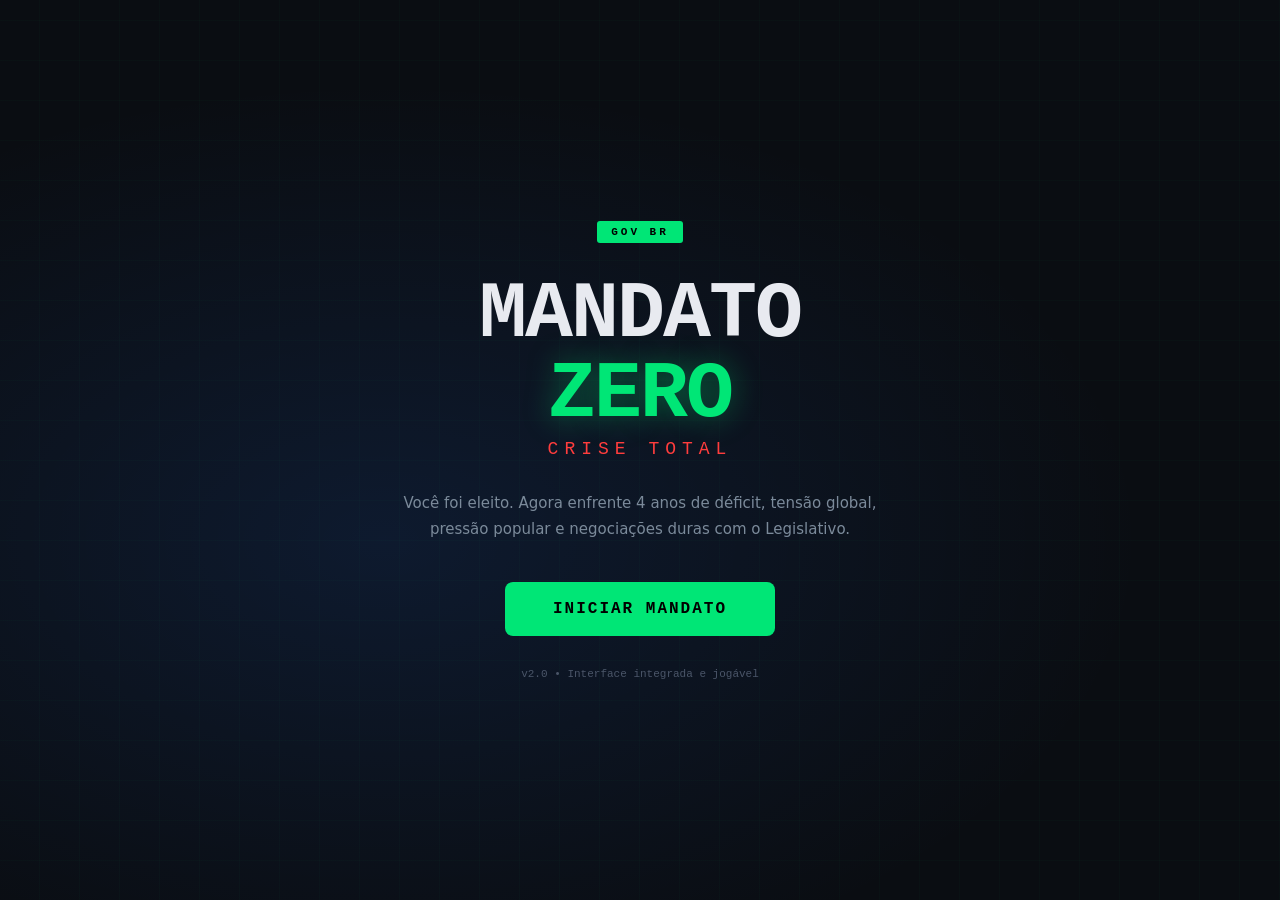
<file: index.html>
<!DOCTYPE html>
<html lang="pt-BR">
<head>
  <meta charset="UTF-8" />
  <meta name="viewport" content="width=device-width, initial-scale=1.0, maximum-scale=1.0, user-scalable=no" />
  <title>Mandato Zero: Crise Total</title>
  <link rel="stylesheet" href="style.css" />
</head>
<body>

  <div id="screen-intro" class="screen active">
    <div class="intro-bg">
      <div class="intro-content">
        <div class="logo-badge">GOV BR</div>
        <h1 class="game-title">MANDATO<br><span>ZERO</span></h1>
        <p class="game-subtitle">CRISE TOTAL</p>
        <p class="game-desc">Você foi eleito. Agora enfrente 4 anos de déficit, tensão global, pressão popular e negociações duras com o Legislativo.</p>
        <button class="btn-primary btn-large" onclick="Game.goToSetup()">INICIAR MANDATO</button>
        <div class="credits">v2.0 • Interface integrada e jogável</div>
      </div>
    </div>
  </div>

  <div id="screen-setup" class="screen">
    <div class="setup-content">
      <div class="setup-header">
        <span class="step-tag">POSSE</span>
        <h2>Escolha suas 3 Prioridades</h2>
        <p>Essas áreas influenciam seus bônus iniciais e alteram a forma como seu governo reage às crises.</p>
      </div>

      <div class="priority-grid" id="priority-grid">
        <div class="priority-card" data-priority="saude" onclick="Game.togglePriority(this)">
          <div class="priority-icon">🏥</div>
          <div class="priority-name">Saúde</div>
          <div class="priority-desc">+10 popularidade inicial e investimentos públicos mais eficientes.</div>
        </div>
        <div class="priority-card" data-priority="educacao" onclick="Game.togglePriority(this)">
          <div class="priority-icon">📚</div>
          <div class="priority-name">Educação</div>
          <div class="priority-desc">+8 estabilidade social e melhor resposta em ações preventivas.</div>
        </div>
        <div class="priority-card" data-priority="seguranca" onclick="Game.togglePriority(this)">
          <div class="priority-icon">🛡️</div>
          <div class="priority-name">Segurança</div>
          <div class="priority-desc">Melhor capacidade de resposta a crises de violência.</div>
        </div>
        <div class="priority-card" data-priority="infraestrutura" onclick="Game.togglePriority(this)">
          <div class="priority-icon">🏗️</div>
          <div class="priority-name">Infraestrutura</div>
          <div class="priority-desc">Melhor recuperação de caixa por trimestre.</div>
        </div>
        <div class="priority-card" data-priority="economia" onclick="Game.togglePriority(this)">
          <div class="priority-icon">💰</div>
          <div class="priority-name">Economia</div>
          <div class="priority-desc">Déficit inicial menor e base legislativa mais forte.</div>
        </div>
      </div>

      <div class="setup-footer">
        <div class="selected-count" id="selected-count">0 / 3 selecionadas</div>
        <button class="btn-primary" id="btn-start-game" onclick="Game.startGame()" disabled>
          TOMAR POSSE →
        </button>
      </div>
    </div>
  </div>

  <div id="screen-game" class="screen">
    <div class="game-header">
      <div class="header-left">
        <div class="mandate-info">
          <span class="mandate-label">MANDATO</span>
          <span class="mandate-year" id="mandate-year">ANO 1</span>
        </div>
        <div class="turn-info">Trimestre <span id="turn-display">1</span>/16</div>
      </div>

      <div class="header-center">
        <div class="tension-bar-mini">
          <span class="tension-label">⚠ TENSÃO GLOBAL</span>
          <div class="mini-bar">
            <div class="mini-bar-fill tension-fill" id="tension-mini"></div>
          </div>
        </div>
      </div>

      <div class="header-right">
        <div class="caixa-display" id="caixa-display">R$ 0</div>
      </div>
    </div>

    <div class="dashboard">
      <div class="indicator-card pop">
        <div class="ind-label">Popularidade</div>
        <div class="ind-value" id="val-pop">60</div>
        <div class="ind-bar"><div class="ind-fill pop-fill" id="bar-pop" style="width:60%"></div></div>
      </div>
      <div class="indicator-card leg">
        <div class="ind-label">Legislativo</div>
        <div class="ind-value" id="val-leg">50</div>
        <div class="ind-bar"><div class="ind-fill leg-fill" id="bar-leg" style="width:50%"></div></div>
      </div>
      <div class="indicator-card stab">
        <div class="ind-label">Estabilidade</div>
        <div class="ind-value" id="val-stab">70</div>
        <div class="ind-bar"><div class="ind-fill stab-fill" id="bar-stab" style="width:70%"></div></div>
      </div>
      <div class="indicator-card tens">
        <div class="ind-label">Tensão Global</div>
        <div class="ind-value" id="val-tens">10</div>
        <div class="ind-bar"><div class="ind-fill tens-fill" id="bar-tens" style="width:10%"></div></div>
      </div>
    </div>

    <div class="news-ticker">
      <span class="ticker-tag">NOTÍCIAS</span>
      <div class="ticker-text" id="ticker-text">Novo governo toma posse prometendo reformas e equilíbrio fiscal.</div>
    </div>

    <div class="decisions-panel">
      <div class="decisions-title">⚡ AÇÕES DO TRIMESTRE</div>
      <div class="decisions-grid">
        <button class="decision-btn cut" data-action="cortar" onclick="Game.makeDecision('cortar')">
          <span class="dec-icon">✂️</span>
          <span class="dec-name">Cortar Gastos</span>
          <span class="dec-effect">+Caixa / -Popularidade</span>
        </button>
        <button class="decision-btn tax" data-action="imposto" onclick="Game.makeDecision('imposto')">
          <span class="dec-icon">📋</span>
          <span class="dec-name">Aumentar Impostos</span>
          <span class="dec-effect">+Caixa / -Pop / -Leg</span>
        </button>
        <button class="decision-btn invest" data-action="investir" onclick="Game.makeDecision('investir')">
          <span class="dec-icon">🏛️</span>
          <span class="dec-name">Investir Serviços</span>
          <span class="dec-effect">+Pop / +Estab / -Caixa</span>
        </button>
        <button class="decision-btn loan" data-action="emprestimo" onclick="Game.makeDecision('emprestimo')">
          <span class="dec-icon">🏦</span>
          <span class="dec-name">Pegar Empréstimo</span>
          <span class="dec-effect">+Caixa / -Leg / +Risco</span>
        </button>
        <button class="decision-btn diplomacy" data-action="diplomacia" onclick="Game.makeDecision('diplomacia')">
          <span class="dec-icon">🌐</span>
          <span class="dec-name">Diplomacia</span>
          <span class="dec-effect">-Tensão / -Caixa</span>
        </button>
        <button class="decision-btn legis" data-action="negociar" onclick="Game.makeDecision('negociar')">
          <span class="dec-icon">🏛️</span>
          <span class="dec-name">Negociar</span>
          <span class="dec-effect">+Leg / risco político</span>
        </button>
      </div>
    </div>

    <div class="active-priorities" id="active-priorities"></div>

    <div class="advance-panel">
      <button class="btn-advance" id="btn-advance" onclick="Game.nextTurn()">ESCOLHA UMA AÇÃO PRIMEIRO</button>
    </div>
  </div>

  <div id="modal-event" class="modal-overlay" style="display:none">
    <div class="modal-box event-modal">
      <div class="modal-severity" id="event-severity-badge">EVENTO</div>
      <div class="event-icon-big" id="event-icon">🌪️</div>
      <h3 id="event-title">Título do Evento</h3>
      <p id="event-desc">Descrição do evento aqui.</p>
      <div class="event-options" id="event-options"></div>
    </div>
  </div>

  <div id="modal-blocked" class="modal-overlay" style="display:none">
    <div class="modal-box">
      <div class="modal-icon">🏛️</div>
      <h3>Bloqueado pelo Legislativo</h3>
      <p>Seu apoio no parlamento é insuficiente para aprovar essa medida.</p>
      <p class="modal-hint">Apoio atual: <span id="blocked-leg-val">0</span>/100</p>
      <button class="btn-primary" onclick="Game.closeModal('modal-blocked')">ENTENDIDO</button>
    </div>
  </div>

  <div id="modal-budget" class="modal-overlay" style="display:none">
    <div class="modal-box budget-modal">
      <div class="modal-severity budget-tag">ORÇAMENTO PARTICIPATIVO</div>
      <h3>A população quer investimento</h3>
      <p>Escolha uma demanda popular para atender neste trimestre.</p>
      <div id="budget-options" class="budget-options"></div>
    </div>
  </div>

  <div id="screen-end" class="screen">
    <div class="end-content">
      <div class="end-badge" id="end-badge">EXCELENTE</div>
      <h2 id="end-title">Mandato Concluído</h2>
      <div class="end-stats">
        <div class="end-stat">
          <div class="end-stat-label">Popularidade Final</div>
          <div class="end-stat-value" id="end-pop">--</div>
        </div>
        <div class="end-stat">
          <div class="end-stat-label">Saldo do Caixa</div>
          <div class="end-stat-value" id="end-caixa">--</div>
        </div>
        <div class="end-stat">
          <div class="end-stat-label">Estabilidade</div>
          <div class="end-stat-value" id="end-stab">--</div>
        </div>
        <div class="end-stat">
          <div class="end-stat-label">Apoio Legislativo</div>
          <div class="end-stat-value" id="end-leg">--</div>
        </div>
      </div>
      <div class="end-verdict" id="end-verdict"></div>
      <div id="end-score-breakdown" class="score-breakdown"></div>
      <div class="end-actions">
        <button class="btn-primary btn-large" onclick="Game.restart()">JOGAR NOVAMENTE</button>
      </div>
    </div>
  </div>

  <div id="toast" class="toast"></div>

  <script src="script.js"></script>
</body>
</html>
</file>
<file: style.css>
/* ============================================
   MANDATO ZERO: CRISE TOTAL
   Stylesheet — Pixel Gov Aesthetic
   ============================================ */

:root {
  --bg-dark: #0a0d12;
  --bg-card: #111720;
  --bg-card2: #161e2b;
  --accent-green: #00e676;
  --accent-yellow: #ffd600;
  --accent-red: #ff3d3d;
  --accent-blue: #2979ff;
  --accent-orange: #ff6d00;
  --text-primary: #e8eaf0;
  --text-secondary: #7b8a9a;
  --text-muted: #4a5568;
  --border: rgba(255,255,255,0.07);
  --border-bright: rgba(255,255,255,0.15);
  --pop-color: #00e676;
  --leg-color: #2979ff;
  --stab-color: #ffd600;
  --tens-color: #ff3d3d;
  --font-display: 'Courier New', 'Lucida Console', monospace;
  --font-body: 'Segoe UI', system-ui, sans-serif;
  --radius: 8px;
  --radius-lg: 14px;
  --shadow: 0 4px 24px rgba(0,0,0,0.5);
}

/* ── Reset ── */
*, *::before, *::after { box-sizing: border-box; margin: 0; padding: 0; }
html { height: 100%; }
body {
  font-family: var(--font-body);
  background: var(--bg-dark);
  color: var(--text-primary);
  min-height: 100vh;
  overflow-x: hidden;
  position: relative;
}

/* ── Screens ── */
.screen { display: none; min-height: 100vh; }
.screen.active { display: block; }

/* ============================================
   INTRO SCREEN
   ============================================ */
#screen-intro { display: none; }
#screen-intro.active { display: flex; }

.intro-bg {
  width: 100%;
  min-height: 100vh;
  background:
    repeating-linear-gradient(0deg, transparent, transparent 39px, rgba(0,230,118,0.04) 40px),
    repeating-linear-gradient(90deg, transparent, transparent 39px, rgba(0,230,118,0.04) 40px),
    radial-gradient(ellipse at 30% 60%, rgba(41,121,255,0.12) 0%, transparent 60%),
    var(--bg-dark);
  display: flex;
  align-items: center;
  justify-content: center;
  padding: 2rem;
}

.intro-content {
  text-align: center;
  max-width: 480px;
  animation: fadeIn 0.8s ease;
}

.logo-badge {
  display: inline-block;
  background: var(--accent-green);
  color: #000;
  font-family: var(--font-display);
  font-weight: bold;
  font-size: 11px;
  letter-spacing: 3px;
  padding: 5px 14px;
  border-radius: 3px;
  margin-bottom: 2rem;
}

.game-title {
  font-family: var(--font-display);
  font-size: clamp(48px, 12vw, 80px);
  font-weight: bold;
  line-height: 1;
  color: var(--text-primary);
  letter-spacing: -2px;
  margin-bottom: 0.25rem;
}
.game-title span {
  color: var(--accent-green);
  text-shadow: 0 0 30px rgba(0,230,118,0.4);
}

.game-subtitle {
  font-family: var(--font-display);
  font-size: 18px;
  letter-spacing: 6px;
  color: var(--accent-red);
  margin-bottom: 2rem;
  text-transform: uppercase;
}

.game-desc {
  font-size: 15px;
  color: var(--text-secondary);
  line-height: 1.7;
  margin-bottom: 2.5rem;
}

.credits {
  margin-top: 2rem;
  font-size: 11px;
  color: var(--text-muted);
  font-family: var(--font-display);
}

/* ============================================
   BUTTONS
   ============================================ */
.btn-primary {
  background: var(--accent-green);
  color: #000;
  border: none;
  padding: 14px 32px;
  font-family: var(--font-display);
  font-size: 14px;
  font-weight: bold;
  letter-spacing: 2px;
  cursor: pointer;
  border-radius: var(--radius);
  transition: all 0.15s;
  text-transform: uppercase;
}
.btn-primary:hover:not(:disabled) {
  background: #00ff84;
  transform: translateY(-2px);
  box-shadow: 0 8px 20px rgba(0,230,118,0.35);
}
.btn-primary:active:not(:disabled) { transform: scale(0.97); }
.btn-primary:disabled {
  background: var(--text-muted);
  color: var(--bg-dark);
  cursor: not-allowed;
}
.btn-large { padding: 18px 48px; font-size: 16px; }

/* ============================================
   SETUP SCREEN
   ============================================ */
#screen-setup.active { display: flex; align-items: center; justify-content: center; padding: 1rem; min-height: 100vh; }

.setup-content {
  width: 100%;
  max-width: 600px;
  animation: slideUp 0.4s ease;
}

.setup-header {
  text-align: center;
  margin-bottom: 2rem;
}
.step-tag {
  display: inline-block;
  background: rgba(255,214,0,0.15);
  color: var(--accent-yellow);
  font-family: var(--font-display);
  font-size: 11px;
  letter-spacing: 3px;
  padding: 4px 12px;
  border-radius: 3px;
  margin-bottom: 1rem;
}
.setup-header h2 {
  font-family: var(--font-display);
  font-size: clamp(20px, 5vw, 28px);
  margin-bottom: 0.5rem;
}
.setup-header p { color: var(--text-secondary); font-size: 14px; }

.priority-grid {
  display: grid;
  grid-template-columns: repeat(auto-fill, minmax(150px, 1fr));
  gap: 12px;
  margin-bottom: 2rem;
}

.priority-card {
  background: var(--bg-card);
  border: 1.5px solid var(--border);
  border-radius: var(--radius-lg);
  padding: 1.25rem 1rem;
  text-align: center;
  cursor: pointer;
  transition: all 0.2s;
  user-select: none;
}
.priority-card:hover {
  border-color: var(--border-bright);
  background: var(--bg-card2);
}
.priority-card.selected {
  border-color: var(--accent-green);
  background: rgba(0,230,118,0.08);
  box-shadow: 0 0 20px rgba(0,230,118,0.15);
}
.priority-icon { font-size: 28px; margin-bottom: 0.5rem; }
.priority-name { font-family: var(--font-display); font-size: 13px; font-weight: bold; margin-bottom: 0.4rem; }
.priority-desc { font-size: 11px; color: var(--text-secondary); line-height: 1.5; }

.setup-footer {
  display: flex;
  align-items: center;
  justify-content: space-between;
  gap: 1rem;
  flex-wrap: wrap;
}
.selected-count {
  font-family: var(--font-display);
  font-size: 14px;
  color: var(--text-secondary);
}

/* ============================================
   GAME SCREEN
   ============================================ */
#screen-game.active { display: flex; flex-direction: column; }

/* Header */
.game-header {
  background: var(--bg-card);
  border-bottom: 1px solid var(--border);
  padding: 0.75rem 1rem;
  display: flex;
  align-items: center;
  justify-content: space-between;
  gap: 1rem;
  flex-shrink: 0;
  position: sticky;
  top: 0;
  z-index: 100;
}

.header-left { display: flex; flex-direction: column; gap: 2px; }
.mandate-info { display: flex; align-items: center; gap: 8px; }
.mandate-label {
  font-family: var(--font-display);
  font-size: 9px;
  letter-spacing: 2px;
  color: var(--text-muted);
  background: var(--bg-dark);
  padding: 2px 6px;
  border-radius: 3px;
}
.mandate-year {
  font-family: var(--font-display);
  font-size: 14px;
  font-weight: bold;
  color: var(--accent-green);
}
.turn-info {
  font-size: 11px;
  color: var(--text-secondary);
  font-family: var(--font-display);
}

.header-center { flex: 1; max-width: 200px; }
.tension-bar-mini { display: flex; flex-direction: column; gap: 4px; }
.tension-label { font-size: 9px; letter-spacing: 1px; color: var(--accent-red); font-family: var(--font-display); }
.mini-bar {
  height: 6px;
  background: rgba(255,255,255,0.08);
  border-radius: 3px;
  overflow: hidden;
}
.mini-bar-fill {
  height: 100%;
  border-radius: 3px;
  transition: width 0.5s ease;
}
.tension-fill { background: var(--accent-red); }

.caixa-display {
  font-family: var(--font-display);
  font-size: clamp(12px, 3vw, 16px);
  font-weight: bold;
  color: var(--accent-yellow);
  text-align: right;
  min-width: 80px;
}
.caixa-display.negative { color: var(--accent-red); }

/* Dashboard */
.dashboard {
  display: grid;
  grid-template-columns: repeat(2, 1fr);
  gap: 8px;
  padding: 12px;
  flex-shrink: 0;
}

@media (min-width: 600px) {
  .dashboard { grid-template-columns: repeat(4, 1fr); }
}

.indicator-card {
  background: var(--bg-card);
  border: 1px solid var(--border);
  border-radius: var(--radius);
  padding: 10px 12px;
}
.ind-label { font-size: 10px; color: var(--text-secondary); margin-bottom: 4px; text-transform: uppercase; letter-spacing: 1px; }
.ind-value { font-family: var(--font-display); font-size: 24px; font-weight: bold; line-height: 1; margin-bottom: 6px; }
.pop .ind-value { color: var(--pop-color); }
.leg .ind-value { color: var(--leg-color); }
.stab .ind-value { color: var(--stab-color); }
.tens .ind-value { color: var(--tens-color); }

.ind-bar {
  height: 4px;
  background: rgba(255,255,255,0.08);
  border-radius: 2px;
  overflow: hidden;
}
.ind-fill {
  height: 100%;
  border-radius: 2px;
  transition: width 0.6s cubic-bezier(0.4, 0, 0.2, 1);
}
.pop-fill { background: var(--pop-color); }
.leg-fill { background: var(--leg-color); }
.stab-fill { background: var(--stab-color); }
.tens-fill { background: var(--tens-color); }

/* News Ticker */
.news-ticker {
  background: rgba(41,121,255,0.1);
  border-top: 1px solid rgba(41,121,255,0.2);
  border-bottom: 1px solid rgba(41,121,255,0.2);
  padding: 8px 12px;
  display: flex;
  align-items: center;
  gap: 10px;
  flex-shrink: 0;
  overflow: hidden;
}
.ticker-tag {
  font-family: var(--font-display);
  font-size: 9px;
  letter-spacing: 2px;
  background: var(--accent-blue);
  color: #fff;
  padding: 3px 8px;
  border-radius: 3px;
  flex-shrink: 0;
}
.ticker-text {
  font-size: 12px;
  color: var(--text-secondary);
  white-space: nowrap;
  overflow: hidden;
  text-overflow: ellipsis;
}

/* Decisions Panel */
.decisions-panel {
  padding: 12px;
  flex-shrink: 0;
}
.decisions-title {
  font-family: var(--font-display);
  font-size: 11px;
  letter-spacing: 2px;
  color: var(--text-muted);
  margin-bottom: 10px;
}
.decisions-grid {
  display: grid;
  grid-template-columns: repeat(2, 1fr);
  gap: 8px;
}

@media (min-width: 600px) {
  .decisions-grid { grid-template-columns: repeat(4, 1fr); }
}

.decision-btn {
  background: var(--bg-card);
  border: 1.5px solid var(--border);
  border-radius: var(--radius-lg);
  padding: 14px 10px;
  cursor: pointer;
  display: flex;
  flex-direction: column;
  align-items: center;
  gap: 5px;
  transition: all 0.15s;
  text-decoration: none;
  -webkit-tap-highlight-color: transparent;
}
.decision-btn:hover { transform: translateY(-2px); }
.decision-btn:active { transform: scale(0.97); }

.decision-btn.cut { border-color: rgba(255,61,61,0.3); }
.decision-btn.cut:hover { border-color: var(--accent-red); background: rgba(255,61,61,0.08); }

.decision-btn.tax { border-color: rgba(255,214,0,0.3); }
.decision-btn.tax:hover { border-color: var(--accent-yellow); background: rgba(255,214,0,0.08); }

.decision-btn.invest { border-color: rgba(0,230,118,0.3); }
.decision-btn.invest:hover { border-color: var(--accent-green); background: rgba(0,230,118,0.08); }

.decision-btn.loan { border-color: rgba(41,121,255,0.3); }
.decision-btn.loan:hover { border-color: var(--accent-blue); background: rgba(41,121,255,0.08); }

.dec-icon { font-size: 22px; }
.dec-name { font-family: var(--font-display); font-size: 12px; font-weight: bold; text-align: center; color: var(--text-primary); }
.dec-effect { font-size: 10px; color: var(--text-muted); text-align: center; }

/* Active Priorities */
.active-priorities {
  padding: 0 12px 8px;
  display: flex;
  gap: 6px;
  flex-wrap: wrap;
}
.priority-chip {
  background: rgba(0,230,118,0.1);
  border: 1px solid rgba(0,230,118,0.25);
  color: var(--accent-green);
  font-size: 11px;
  padding: 3px 10px;
  border-radius: 20px;
  font-family: var(--font-display);
}

/* Advance Button */
.advance-panel {
  padding: 12px;
  padding-bottom: max(12px, env(safe-area-inset-bottom));
  flex-shrink: 0;
}
.btn-advance {
  width: 100%;
  background: linear-gradient(135deg, #1a2f20, #0d1f13);
  border: 1.5px solid var(--accent-green);
  color: var(--accent-green);
  font-family: var(--font-display);
  font-size: 15px;
  font-weight: bold;
  letter-spacing: 3px;
  padding: 16px;
  border-radius: var(--radius-lg);
  cursor: pointer;
  transition: all 0.2s;
  text-transform: uppercase;
  -webkit-tap-highlight-color: transparent;
}
.btn-advance:hover {
  background: rgba(0,230,118,0.15);
  box-shadow: 0 0 20px rgba(0,230,118,0.2);
}
.btn-advance:active { transform: scale(0.98); }

/* ============================================
   MODALS
   ============================================ */
.modal-overlay {
  position: fixed;
  inset: 0;
  background: rgba(0,0,0,0.85);
  z-index: 1000;
  display: flex;
  align-items: center;
  justify-content: center;
  padding: 1rem;
  backdrop-filter: blur(4px);
  animation: fadeIn 0.2s ease;
}

.modal-box {
  background: var(--bg-card);
  border: 1px solid var(--border-bright);
  border-radius: var(--radius-lg);
  padding: 2rem;
  max-width: 440px;
  width: 100%;
  text-align: center;
  animation: slideUp 0.3s cubic-bezier(0.34, 1.56, 0.64, 1);
  max-height: 90vh;
  overflow-y: auto;
}

.modal-severity {
  display: inline-block;
  font-family: var(--font-display);
  font-size: 10px;
  letter-spacing: 3px;
  padding: 4px 12px;
  border-radius: 3px;
  margin-bottom: 1rem;
  background: rgba(255,61,61,0.2);
  color: var(--accent-red);
  border: 1px solid rgba(255,61,61,0.3);
}
.budget-tag {
  background: rgba(255,214,0,0.15);
  color: var(--accent-yellow);
  border-color: rgba(255,214,0,0.3);
}

.event-icon-big { font-size: 52px; margin-bottom: 1rem; line-height: 1; }
.modal-icon { font-size: 40px; margin-bottom: 1rem; }

.modal-box h3 {
  font-family: var(--font-display);
  font-size: 18px;
  margin-bottom: 0.75rem;
}
.modal-box p { color: var(--text-secondary); font-size: 14px; line-height: 1.7; margin-bottom: 0.5rem; }
.modal-hint { font-family: var(--font-display); font-size: 13px; color: var(--accent-red); margin-bottom: 1.5rem !important; }

.event-options {
  display: flex;
  flex-direction: column;
  gap: 8px;
  margin-top: 1.5rem;
}
.event-option-btn {
  background: var(--bg-dark);
  border: 1px solid var(--border);
  color: var(--text-primary);
  padding: 12px 16px;
  border-radius: var(--radius);
  cursor: pointer;
  font-size: 13px;
  line-height: 1.5;
  text-align: left;
  transition: all 0.15s;
  -webkit-tap-highlight-color: transparent;
}
.event-option-btn:hover {
  border-color: var(--border-bright);
  background: var(--bg-card2);
}
.event-option-btn .opt-cost {
  display: block;
  font-size: 11px;
  font-family: var(--font-display);
  color: var(--text-muted);
  margin-top: 3px;
}

/* Budget Options */
.budget-modal { padding: 1.5rem; }
.budget-options {
  display: flex;
  flex-direction: column;
  gap: 8px;
  margin-top: 1rem;
}
.budget-option-btn {
  background: var(--bg-dark);
  border: 1px solid var(--border);
  border-radius: var(--radius);
  padding: 14px 16px;
  cursor: pointer;
  text-align: left;
  transition: all 0.15s;
  -webkit-tap-highlight-color: transparent;
}
.budget-option-btn:hover {
  border-color: var(--accent-yellow);
  background: rgba(255,214,0,0.06);
}
.budget-option-title { font-family: var(--font-display); font-size: 13px; font-weight: bold; color: var(--text-primary); margin-bottom: 3px; }
.budget-option-desc { font-size: 12px; color: var(--text-secondary); }
.budget-option-cost { font-size: 11px; font-family: var(--font-display); color: var(--accent-yellow); margin-top: 4px; }

/* ============================================
   END SCREEN
   ============================================ */
#screen-end.active { display: flex; align-items: center; justify-content: center; padding: 2rem; }
.end-content {
  max-width: 480px;
  width: 100%;
  text-align: center;
  animation: slideUp 0.5s ease;
}
.end-badge {
  display: inline-block;
  font-family: var(--font-display);
  font-size: 14px;
  letter-spacing: 4px;
  padding: 8px 24px;
  border-radius: 4px;
  margin-bottom: 1.5rem;
}
.end-badge.excelente { background: rgba(0,230,118,0.2); color: var(--accent-green); border: 1px solid rgba(0,230,118,0.4); }
.end-badge.bom { background: rgba(41,121,255,0.2); color: var(--accent-blue); border: 1px solid rgba(41,121,255,0.4); }
.end-badge.regular { background: rgba(255,214,0,0.2); color: var(--accent-yellow); border: 1px solid rgba(255,214,0,0.4); }
.end-badge.fracasso { background: rgba(255,61,61,0.2); color: var(--accent-red); border: 1px solid rgba(255,61,61,0.4); }

.end-content h2 { font-family: var(--font-display); font-size: 26px; margin-bottom: 2rem; }

.end-stats {
  display: grid;
  grid-template-columns: repeat(2, 1fr);
  gap: 12px;
  margin-bottom: 1.5rem;
}
.end-stat {
  background: var(--bg-card);
  border: 1px solid var(--border);
  border-radius: var(--radius);
  padding: 1rem;
}
.end-stat-label { font-size: 11px; color: var(--text-secondary); text-transform: uppercase; letter-spacing: 1px; margin-bottom: 6px; }
.end-stat-value { font-family: var(--font-display); font-size: 22px; font-weight: bold; color: var(--text-primary); }

.end-verdict {
  font-size: 15px;
  color: var(--text-secondary);
  line-height: 1.7;
  margin-bottom: 2rem;
  padding: 1rem;
  background: var(--bg-card);
  border-radius: var(--radius);
  border: 1px solid var(--border);
}

.end-actions { display: flex; gap: 12px; justify-content: center; flex-wrap: wrap; }

/* ============================================
   TOAST NOTIFICATION
   ============================================ */
.toast {
  position: fixed;
  bottom: max(80px, calc(80px + env(safe-area-inset-bottom)));
  left: 50%;
  transform: translateX(-50%) translateY(100px);
  background: var(--bg-card2);
  border: 1px solid var(--border-bright);
  color: var(--text-primary);
  font-size: 13px;
  padding: 10px 20px;
  border-radius: 24px;
  z-index: 2000;
  opacity: 0;
  transition: all 0.3s cubic-bezier(0.34, 1.56, 0.64, 1);
  pointer-events: none;
  white-space: nowrap;
  max-width: 90vw;
  text-overflow: ellipsis;
  overflow: hidden;
}
.toast.show {
  opacity: 1;
  transform: translateX(-50%) translateY(0);
}
.toast.positive { border-color: rgba(0,230,118,0.4); color: var(--accent-green); }
.toast.negative { border-color: rgba(255,61,61,0.4); color: var(--accent-red); }
.toast.warning { border-color: rgba(255,214,0,0.4); color: var(--accent-yellow); }

/* ============================================
   ANIMATIONS
   ============================================ */
@keyframes fadeIn {
  from { opacity: 0; }
  to { opacity: 1; }
}
@keyframes slideUp {
  from { opacity: 0; transform: translateY(30px); }
  to { opacity: 1; transform: translateY(0); }
}
@keyframes pulse {
  0%, 100% { opacity: 1; }
  50% { opacity: 0.5; }
}
@keyframes shake {
  0%, 100% { transform: translateX(0); }
  20% { transform: translateX(-6px); }
  40% { transform: translateX(6px); }
  60% { transform: translateX(-4px); }
  80% { transform: translateX(4px); }
}

.shake { animation: shake 0.4s ease; }
.pulse { animation: pulse 1s ease infinite; }

/* ============================================
   SCROLLBAR
   ============================================ */
::-webkit-scrollbar { width: 4px; }
::-webkit-scrollbar-track { background: transparent; }
::-webkit-scrollbar-thumb { background: var(--text-muted); border-radius: 2px; }

/* ============================================
   RESPONSIVE
   ============================================ */
@media (max-width: 380px) {
  .priority-grid { grid-template-columns: repeat(2, 1fr); }
  .modal-box { padding: 1.25rem; }
  .game-title { font-size: 42px; }
}


.decision-btn {
  min-height: 110px;
}

.modal-box {
  max-width: 520px;
}

body {
  background:
    radial-gradient(circle at top, rgba(41,121,255,0.08), transparent 30%),
    radial-gradient(circle at bottom right, rgba(0,230,118,0.06), transparent 22%),
    var(--bg-dark);
}

.header-right {
  display: flex;
  align-items: center;
  justify-content: flex-end;
  min-width: 120px;
}

.decisions-grid {
  grid-template-columns: repeat(2, 1fr);
}

@media (min-width: 760px) {
  .decisions-grid {
    grid-template-columns: repeat(3, 1fr);
  }
}

.decision-btn.diplomacy {
  border-color: rgba(0,230,118,0.3);
}
.decision-btn.diplomacy:hover {
  border-color: var(--accent-green);
  background: rgba(0,230,118,0.08);
}
.decision-btn.legis {
  border-color: rgba(255,109,0,0.35);
}
.decision-btn.legis:hover {
  border-color: var(--accent-orange);
  background: rgba(255,109,0,0.08);
}

.decision-btn.disabled,
.decision-btn:disabled {
  opacity: 0.45;
  cursor: not-allowed;
  transform: none !important;
  box-shadow: none !important;
}

.active-priorities {
  min-height: 40px;
}

.score-breakdown {
  background: var(--bg-card);
  border: 1px solid var(--border);
  border-radius: var(--radius);
  padding: 1rem;
  margin-bottom: 2rem;
  text-align: left;
}

.score-title {
  font-family: var(--font-display);
  font-size: 13px;
  letter-spacing: 2px;
  color: var(--accent-green);
  margin-bottom: 0.75rem;
}

.score-line,
.score-total {
  display: flex;
  align-items: center;
  justify-content: space-between;
  gap: 1rem;
  font-size: 13px;
  padding: 0.42rem 0;
  border-bottom: 1px solid var(--border);
}

.score-total {
  border-bottom: none;
  padding-top: 0.85rem;
  margin-top: 0.35rem;
  font-family: var(--font-display);
  color: var(--accent-yellow);
}

.score-line strong,
.score-total strong {
  font-family: var(--font-display);
}

@media (max-width: 620px) {
  .game-header {
    flex-wrap: wrap;
  }

  .header-center,
  .header-right {
    width: 100%;
    max-width: none;
  }

  .header-right {
    justify-content: flex-start;
  }

  .caixa-display {
    text-align: left;
  }
}
</file>
